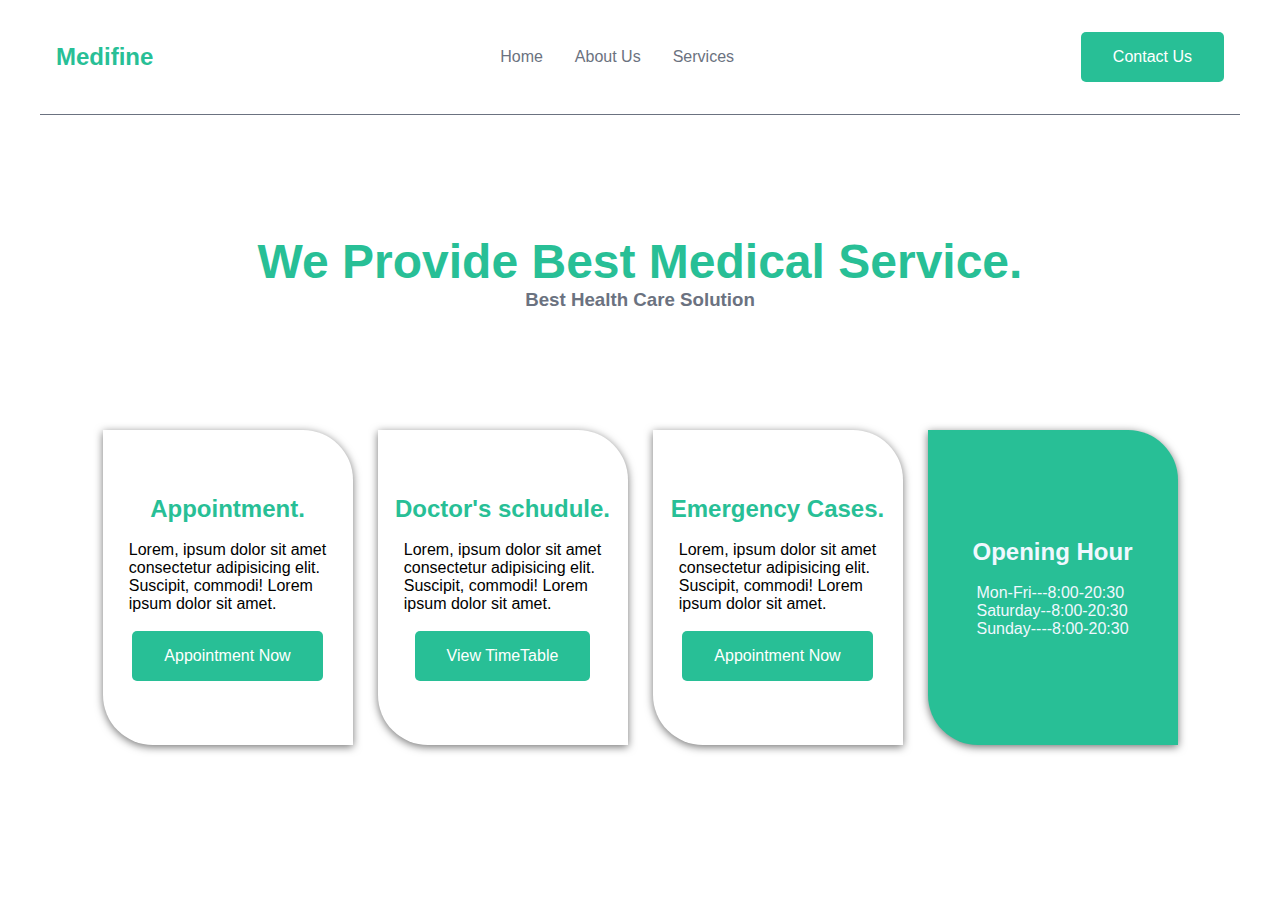
<file: DOCTOR PAGES/services.html>
<!DOCTYPE html>
<html lang="en">
<head>
    <meta charset="UTF-8">
    <meta name="viewport" content="width=device-width, initial-scale=1.0">
    <title> Services</title>
    <link rel="stylesheet" href="./style.css">
</head>
<body>
    <div class=" container " >
        <nav >
            <div class="nav_logo">Medifine</div>
                <ul class="nav_links">
                    <li class="link"><a href="./index.html">Home</a></li>
                    <li class="link"><a href="./aboutus.html">About Us</a></li>
                    <li class="link"><a href="./services.html">  Services</a></li>
                </ul>
                <a href="contactus.html" class="btn">Contact Us</a>     
        </nav>

        <div class="service" >
                 <div class="content__1">
                     <h1>
                         <span >
                            We Provide Best Medical Service.
                         </span>
                     </h1>
                     <h3> <span>Best Health Care Solution</span></h3>
                 </div>      
         </div>   
                     
        <div class="service_box">
            <div class="service_box1" >                
                    <h2 style="color: #28bf96;">Appointment.</h2> 
                    <br>
                    <p>
                        <span>
                            Lorem, ipsum dolor sit amet <br>consectetur adipisicing elit. <br>Suscipit, commodi! Lorem <br>ipsum dolor sit amet.
                        </span>
                    </p>
                    <br>
                    <button class="btn">
                        Appointment Now
                    </button>
            </div>
            <div class="service_box1">
                    <h2 style="color: #28bf96;">Doctor's schudule.</h2> 
                    <br>
                    <p>
                        <span>
                            Lorem, ipsum dolor sit amet <br>consectetur adipisicing elit. <br>Suscipit, commodi! Lorem <br>ipsum dolor sit amet.
                        </span>
                    </p>
                    <br>
                    <button class="btn">
                        View TimeTable
                    </button>
            </div>

            <div class="service_box1">               
                    <h2 style="color: #28bf96;">Emergency Cases.</h2>  
                    <br>                  
                    <p>
                        <span>
                            Lorem, ipsum dolor sit amet <br>consectetur adipisicing elit. <br>Suscipit, commodi! Lorem <br>ipsum dolor sit amet.
                        </span>
                    </p>
                    <br>
                     <button class="btn">
                        Appointment Now
                    </button>
            </div>

            <div class="service_box1" style="background-color: #28bf96; color: aliceblue;">                
                    <h2>Opening Hour</h2> 
                    <br>                 
                    <p>
                        <span>
                            Mon-Fri---8:00-20:30 <br>
                            Saturday--8:00-20:30 <br>
                            Sunday----8:00-20:30
                        </span>
                    </p>
            </div>
        </div>
     
    </div>
</body>
</html>
</file>
<file: DOCTOR PAGES/style.css>
*{
    padding: 0;
    margin: 0;
    box-sizing: border-box;
}

body{
    font-family:  "roboto",sans-serif;
}


.btn{
    padding: 1rem 2rem;
    outline: none;
    border: none;
    font-size: 1rem;
    color: white;
    background-color: #28bf96;
    border-radius: 5px;
    text-decoration: none;
}

.container{
    max-width: 1200px;
    margin: auto;
    height: 100vh;
    display: flex;
    flex-direction: column;
    
}

nav{
    padding: 2rem 1rem;
    display: flex;
    align-items: center;
    justify-content: space-between;
    gap: 1rem;
    border-bottom: 1px solid #6b7280;
}

.nav_logo{
    font-size: 1.5rem;
    font-weight: 600;
    color: #28bf96;

}

.nav_links{
    list-style: none;
    display: flex;
    align-items: center;
    gap: 2rem;
}

.link a{
    text-decoration: none;
    color: #6b7280;
}

.link a:hover{
    color: #28bf96;
}

.header{
    padding: 0.1rem;
    flex: 1;
    display: grid;
    grid-template-columns: repeat(2,1fr);
    gap: 2rem;
    align-items: center;
    /* border: 1px solid #111827; */
}

.content h1{
    margin-bottom: 1rem;
    font-size: 3rem;
    font-weight: 700;
    color: #111827;
}

.content h1 span{
    font-weight: 400;
}

.content p{
    margin-bottom: 2rem;
    color: #6b7280;
    line-height: 1.75rem;
}

.image{
    position: relative;
    text-align: center;
    isolation: isolate;
}

.image_bg{
   position: absolute;
   top: 50%;
   left: 50%;
   transform: translate(-50%, -50%);
   height: 50%;
   width: 350px;
   background-color: #28bf96;
   border-radius: 100%;
   z-index: -1;
}

.image img{
    width: 100%;
    max-width: 475px;
}

.image_content{
    position: absolute;
    top: 50%;
    left: 50%;
    padding: 1rem 2rem;
    display: flex;
    align-items: center;
    gap: 1rem;
    text-align: left;
    background-color: white;
    border-radius: 5px;
    box-shadow: 5px 5px 20px rgba(0, 0, 0, 0.2);
}

.image_content_1{
    transform: translate(calc(-50% - 12rem), calc(-50% - 8rem));
}

.image_content_1 span{
    padding: 10px;
    font-size: 1.5rem;
    color: #28bf96;
    background-color:#defcf4;
    border-radius: 100%;
}

.image_content_1 h4{
    font-size: 1.5rem;
    font-weight: 600;
    color: #111827;
}

.image_content_1 p{
    color: #6b7280;
}

.image_content_2{
    transform: translate(calc(-50% +8rem), calc(-50% +10rem));
}

.image_content_2 ul{
    list-style: none;
    display: grid;
    gap: 1rem;
}

.image_content_2 li{
   display: flex;
   align-items: flex-start;
   gap: .5rem;
   color: #6b7280;
}

.image_content_2 span{
    font-size: 1.5rem;
    color: #28bf96;
}

@media (width < 900px){
    .nav_links{
        display: none;
    }

    .header{
        padding: 1rem;
        grid-template-columns: repeat(1, 1fr);
    }

    .content{
        text-align: center;
    }

    .image{
        grid-area: 1/1/2/2;
    }


}


/* about us  */

.main{
    display: flex;
    justify-content: center;
    align-items: center;
    margin-top: 7em;
    flex-direction: column;
    gap: 30px;
    text-align: center;
}

.container_2{
    color: #28bf96;
    font-size: large;
}

.sub_container{
    color: #6b7280;
}

.board{
    display: grid;
    grid-template-columns: repeat(3,1fr);
    font-weight: bold;
    font-size: larger;
    gap: 45px;
}
.box{
    padding: 30px 60px;
    border-radius: 10px;
    box-shadow: rgba(0.55, 0.55, 0.55, 0.55) 0px 5px 15px;
}
.num{
    color: #28bf96;
}

@media  (width < 900px) {

    .nav_links{
        display: none;
    }

    .header{
        padding: 1rem;
        grid-template-columns: repeat(1, 1fr);
    }

    .container_2{
        text-align: center;
    }

    .sub_container{
        text-align: center;
    }

    .board{
        grid-template-columns: repeat(1,1fr);
    }

}


/* contact us */


.form{
    padding: 20px;
    border-radius: 10px;
    box-shadow: rgba( 0.55, 0.55, 0.55, 0.55) 0px 5px 15px;
}
input[type="submit"] {
    padding: 10px 100px;
    border-radius: 10px;
    /* color: white; */
    background-color: #28bf96;
    border: none;
    font-size: large;
}

input[type="text"],
textarea {
    padding: 3px 40px;
    border-radius: 10px;
    margin-bottom: 10px;
    border: 1px solid #6b7280;
}

@media  (width < 900px){

    .nav_links{
        display: none;
    }

    .form{
        text-align: center;
    }
}

/* service  */

.service{
    display: flex;
    justify-content: center;
    align-items: center;
    /* border: 1px solid black; */
    height: 35vh;
    color: #28bf96;
}

.content__1 h1 span{
    color: #28bf96;
    margin-bottom: 1rem;
    font-size: 3rem;
    font-weight: 700;
}

.content__1 h3 span{
    color: #6b7280;
    display: flex;
    justify-content: center;
    align-items: center;
}

.service_box{
    display: grid;
    grid-template-columns: repeat(4,minmax(auto,250px));
    gap: 25px;
    justify-content: center;
    align-items: center;
    /* border: 1px solid black; */
    
    
}

.service_box1{
    /* border: 1px solid black; */
    display: flex;
    flex-direction: column;
    justify-content: center;
    align-items: center;
    box-shadow: rgba( 0.55, 0.55, 0.55, 0.55) 0px 2px 8px 0px;    
    height: 35vh;
    border-radius: 0 50px 0px 50px;
}


@media  (width < 900px){
    .nav_links{
        display: none;
    }

    .header{
        padding: 1rem;
        grid-template-columns: repeat(1, 1fr);
    }

    .content__1 h1 span{
        text-align: center;
        display: block;
    }

    .content__1 h3 span{
        text-align: center;
    }

    .service_box{
        text-align: center;  
        max-width: 80%;
        display: grid;
        grid-template-columns: repeat(1, 1fr);
        justify-content: center;
        align-items: center;
        margin: auto;
        /* padding: 30px; */
        height: 40vh;
    }

}
</file>
